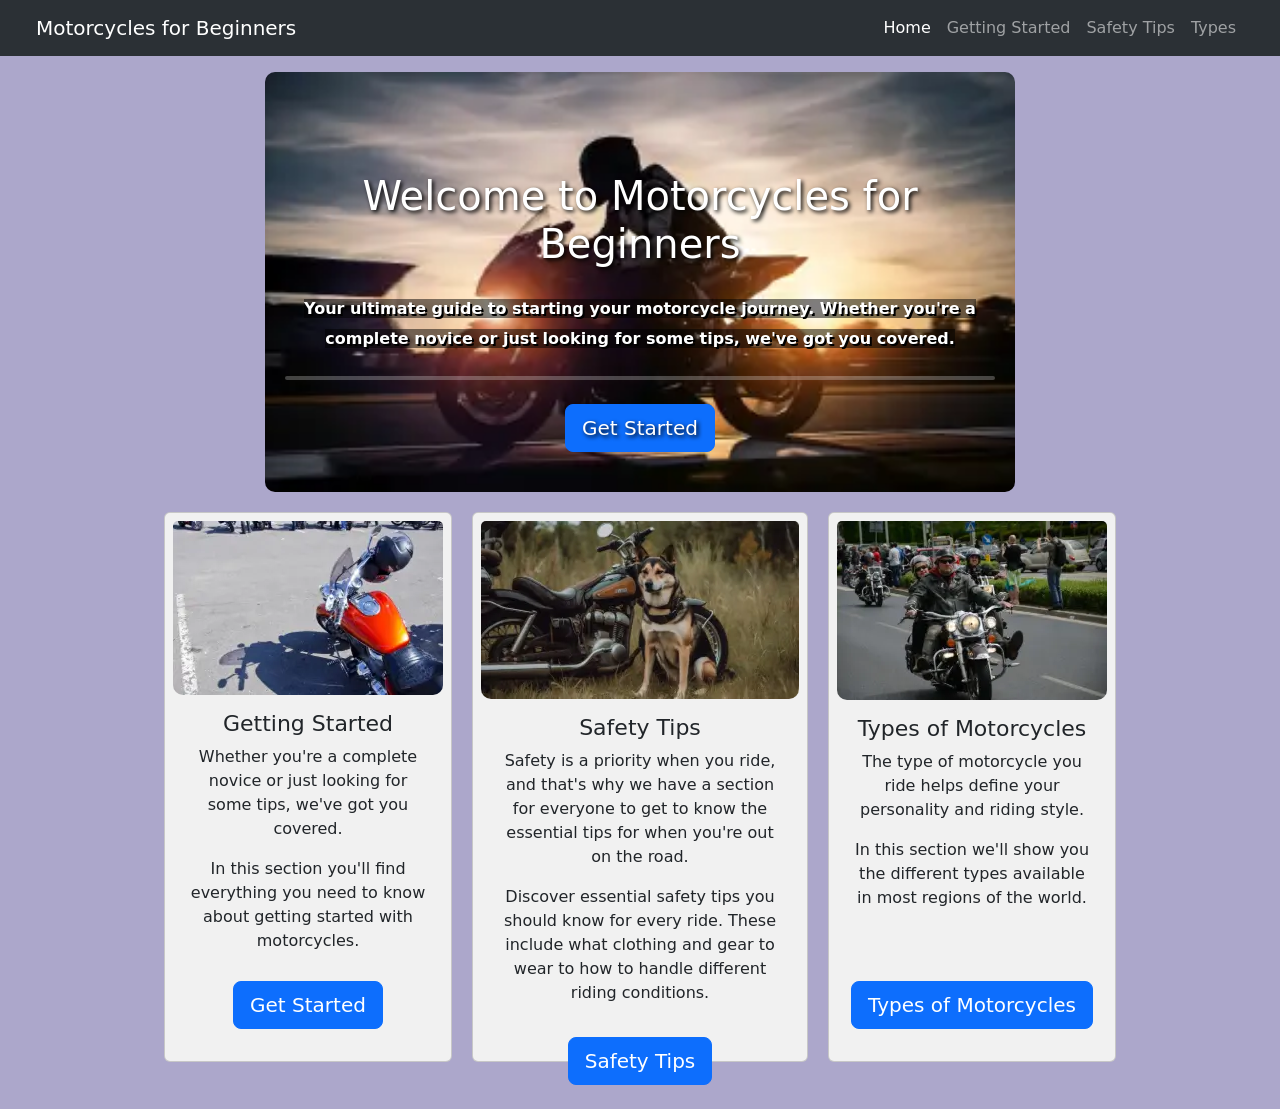
<file: index.html>
<!doctype html>
<html lang="en">
<head>
    <meta charset="utf-8">
    <meta name="viewport" content="width=device-width, initial-scale=1">
    <meta name="description" content="A simple demo of Bootstrap">
    <title>Motorcycles for Beginners | Home</title>
    <!-- Favicons -->
    <link rel="apple-touch-icon" sizes="180x180" href="assets/favicons/apple-touch-icon.png">
    <link rel="icon" type="image/png" sizes="32x32" href="assets/favicons/favicon-32x32.png">
    <link rel="icon" type="image/png" sizes="16x16" href="assets/favicons/favicon-16x16.png">
    <!-- Bootstrap CSS -->
    <link href="https://cdn.jsdelivr.net/npm/bootstrap@5.3.8/dist/css/bootstrap.min.css" 
    rel="stylesheet" 
    integrity="sha384-sRIl4kxILFvY47J16cr9ZwB07vP4J8+LH7qKQnuqkuIAvNWLzeN8tE5YBujZqJLB" crossorigin="anonymous"
    >
    <!-- Custom CSS -->
    <link rel="stylesheet" href="assets/css/style.css">
</head>
<body>
    <nav class="navbar navbar-expand-lg bg-body-tertiary" data-bs-theme="dark">
        <div class="container-fluid">
            <a class="navbar-brand ms-4" href="index.html">Motorcycles for Beginners</a>
            <button class="navbar-toggler" type="button" data-bs-toggle="collapse" data-bs-target="#navbarNav" aria-controls="navbarNav" aria-expanded="false" aria-label="Toggle navigation">
                <span class="navbar-toggler-icon"></span>
            </button>
            <div class="collapse navbar-collapse justify-content-end" id="navbarNav">
                <ul class="navbar-nav me-4">
                    <li class="nav-item">
                        <a class="nav-link active" aria-current="page" href="index.html">Home</a>
                    </li>
                    <li class="nav-item">
                        <a class="nav-link" href="getting-started.html">Getting Started</a>
                    </li>
                    <li class="nav-item">
                        <a class="nav-link" href="safe-tips.html">Safety Tips</a>
                    </li>
                    <li class="nav-item">
                        <a class="nav-link" href="types.html">Types</a>
                    </li>
                </ul>
            </div>
        </div>
    </nav>
    <main>
        <!-- Hero Section -->
        <section class="container mt-3" id="hero">
            <div>
                <h1 class="mb-4 text-center">Welcome to Motorcycles for Beginners</h1>
                <p class="lead text-center"><span class="text-bg">Your ultimate guide to starting your motorcycle journey. Whether you're a complete novice or just looking for some tips, we've got you covered.</span></p>
                <hr class="my-4">
            </div>
            <div class="d-flex justify-content-center">
                <a class="btn btn-primary btn-lg" href="getting-started.html" role="button">Get Started</a>
            </div>
        </section>
        <!-- Section for the different cards -->
        <section id="cards">
            <!-- Getting Started Card with button to link to getting-started.html -->
            <div class="card p-2 text-center" style="width: 18rem;" id="getting-started">
                <img src="assets/images/resized-getting-started-bg.webp" class="card-img-top" alt="Cruiser Motorcycle sat in parking space with helmet hanging on the handlebar">
                <div class="card-body">
                    <h2 class="card-title">Getting Started</h2>
                    <p class="card-text">Whether you're a complete novice or just looking for some tips, we've got you covered.</p>
                    <p class="card-text">In this section you'll find everything you need to know about getting started with motorcycles.</p>
                </div>
                <div>
                    <a class="btn btn-primary btn-lg mb-4" href="getting-started.html" role="button">Get Started</a>
                </div>
            </div>
            <!-- Safety Tips Card with button to link to safe-tips.html -->
            <div class="card p-2 text-center" style="width: 21rem; height: 550px;" id="safe-tips">
                <img src="assets/images/resized-safe-tips.webp" class="card-img-top" alt="a dog sat infront of a cruiser motorcycle in a forest setting">
                <div class="card-body">
                    <h2 class="card-title">Safety Tips</h2>
                    <p>Safety is a priority when you ride, and that's why we have a section for everyone to get to know the essential tips for when you're out on the road.</p>
                    <p>Discover essential safety tips you should know for every ride. These include what clothing and gear to wear to how to handle different riding conditions.</p>
                </div>
                <div>
                    <a class="btn btn-primary btn-lg mb-4" href="safe-tips.html" role="button">Safety Tips</a>
                </div>
            </div>
            <!-- Types of Motorcycles Card with button to link to types.html -->
            <div class="card p-2 text-center" style="width: 18rem;">
                <img src="assets/images/resized-types.webp" class="card-img-top" alt="A group of motorcycle riders riding down an open road">
                <div class="card-body">
                    <h2 class="card-title">Types of Motorcycles</h2>
                    <p>The type of motorcycle you ride helps define your personality and riding style.</p>
                    <p>In this section we'll show you the different types available in most regions of the world.</p>
                </div>
                <div>
                    <a class="btn btn-primary btn-lg mb-4" href="types.html" role="button">Types of Motorcycles</a>
                </div>
            </div>
        </section>

    </main>
    <script 
        src="https://cdn.jsdelivr.net/npm/bootstrap@5.3.8/dist/js/bootstrap.bundle.min.js"
        integrity="sha384-FKyoEForCGlyvwx9Hj09JcYn3nv7wiPVlz7YYwJrWVcXK/BmnVDxM+D2scQbITxI" 
        crossorigin="anonymous">
    </script>
</body>
</html>
</file>
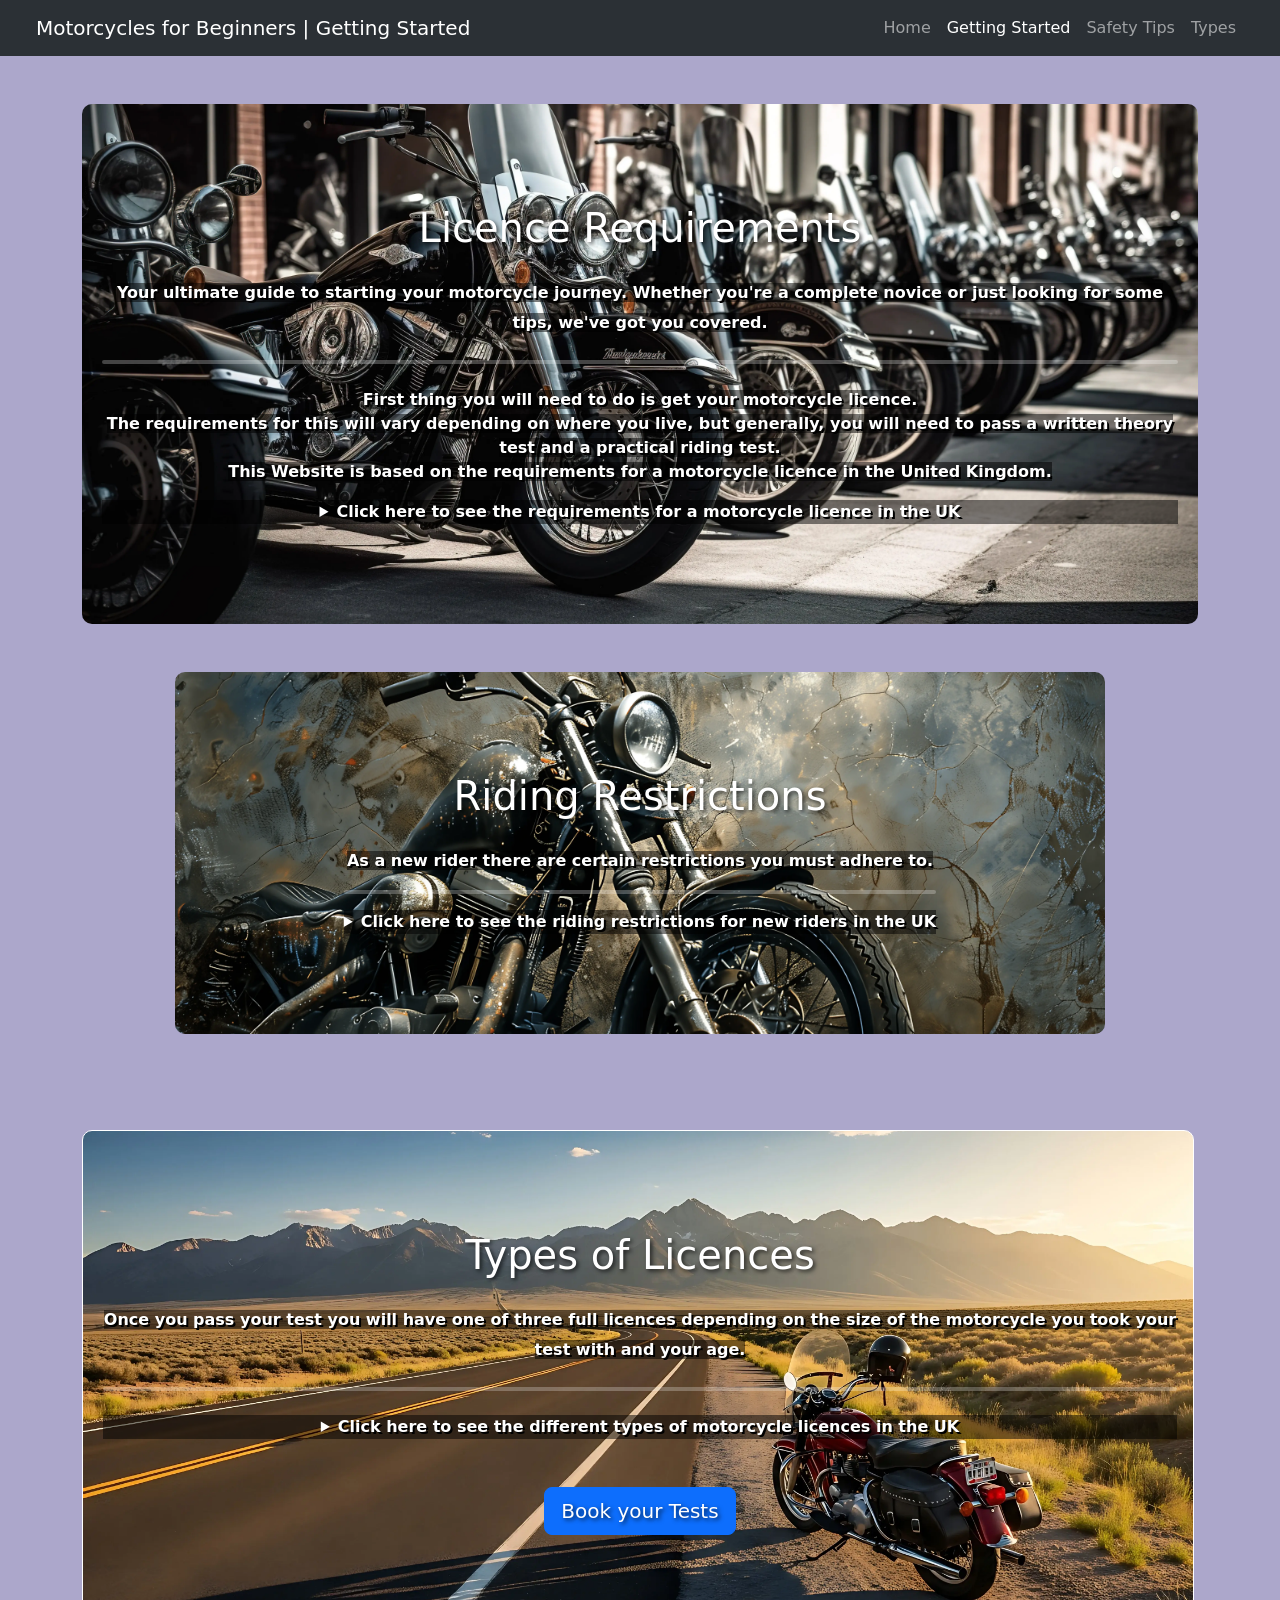
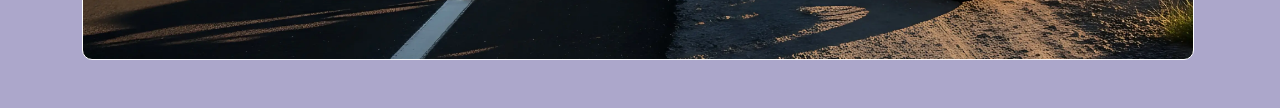
<file: getting-started.html>
<!doctype html>
<html lang="en">
<head>
    <meta charset="utf-8">
    <meta name="viewport" content="width=device-width, initial-scale=1">
    <meta name="description" content="A simple demo of Bootstrap">
    <title>Motorcycles for Beginners | Getting Started</title>
    <!-- Favicons -->
    <link rel="apple-touch-icon" sizes="180x180" href="assets/favicons/apple-touch-icon.png">
    <link rel="icon" type="image/png" sizes="32x32" href="assets/favicons/favicon-32x32.png">
    <link rel="icon" type="image/png" sizes="16x16" href="assets/favicons/favicon-16x16.png">
    <link href="https://cdn.jsdelivr.net/npm/bootstrap@5.3.8/dist/css/bootstrap.min.css" 
    rel="stylesheet" 
    integrity="sha384-sRIl4kxILFvY47J16cr9ZwB07vP4J8+LH7qKQnuqkuIAvNWLzeN8tE5YBujZqJLB" crossorigin="anonymous"
    >
    <link rel="stylesheet" href="assets/css/style.css">
</head>
<body>
    <nav class="navbar navbar-expand-lg bg-body-tertiary" data-bs-theme="dark">
        <div class="container-fluid">
            <a class="navbar-brand ms-4" href="index.html">Motorcycles for Beginners | Getting Started</a>
            <button class="navbar-toggler" type="button" data-bs-toggle="collapse" data-bs-target="#navbarNav" aria-controls="navbarNav" aria-expanded="false" aria-label="Toggle navigation">
                <span class="navbar-toggler-icon"></span>
            </button>
            <div class="collapse navbar-collapse justify-content-end" id="navbarNav">
                <ul class="navbar-nav me-4">
                    <li class="nav-item">
                        <a class="nav-link" href="index.html">Home</a>
                    </li>
                    <li class="nav-item">
                        <a class="nav-link active" aria-current="page" href="getting-started.html">Getting Started</a>
                    </li>
                    <li class="nav-item">
                        <a class="nav-link" href="safe-tips.html">Safety Tips</a>
                    </li>
                    <li class="nav-item">
                        <a class="nav-link" href="types.html">Types</a>
                    </li>
                </ul>
            </div>
        </div>
    </nav>
    <main>
        <section class="container mt-5 d-flex justify-content-center border border-0">
            <div id="licence-requirements">
                <div class="text-center">
                    <h1 class="mb-4 text-center">Licence Requirements</h1>
                    <p class="lead text-center"><span class="text-bg">Your ultimate guide to starting your motorcycle journey. Whether you're a complete novice or just looking for some tips, we've got you covered.</span></p>
                    <hr class="my-4">
                    <p class="text-center mt-4">
                        <span class="text-bg">
                            First thing you will need to do is get your motorcycle licence.<br> 
                            The requirements for this will vary depending on where you live, 
                            but generally, you will need to pass a written theory test and a practical riding test.<br> 
                            This Website is based on the requirements for a motorcycle licence in the United Kingdom.
                        </span>
                    </p>
                    <details>
                        <summary class="text-bg">Click here to see the requirements for a motorcycle licence in the UK</summary>
                        <ol class="text-bg">
                            <li class="mb-3">You will need to be at least 16 years old and hold a provisional driving licence to start the process.</li>
                            <li>Next, you will need to complete a Compulsory Basic Training (CBT) course, 
                                which is a one-day training program that covers the basics of motorcycle riding and safety. Once you have your
                                CBT certificate you will be able to ride a motorcycle with L-plates on the road for 2 years.
                            </li>
                        </ol>
                    </details>
                </div>
            </div>
        </section>
        <section class="container mt-5 d-flex border border-0" id="riding-restrictions">
            <div>
                <h1 class="mb-4 text-center">Riding Restrictions</h1>
                <p class="lead text-center"><span class="text-bg">
                     As a new rider there are certain restrictions you must adhere to.</span>
                </p>
                <hr>
                <details>
                    <summary class="text-bg">Click here to see the riding restrictions for new riders in the UK</summary>
                    <ul class="text-bg mt-5">
                        <li class="mb-3">
                            All riders without a full motorcycle licence must ride with 'L' Plates on front and rear at all times.
                        </li>
                        <li class="mb-3">
                            You can not carry passengers or ride on motorways until you have passed your full test.
                        </li>
                        <li class="mb-3">
                            If you are 16 years old you are restricted to a Motorcycle or moped with a maximum Engine Size of 50cc.
                            If you are 17 years old you can ride a motorcycle with a maximum engine size of 125cc and a power output of 11kW.
                        </li>
                    </ul>
                </details>
            </div>
        </section>
        <section class="container mt-5 d-flex border border-0">
            <div class="container mb-5 mt-5 pe-3 me-1" id="types-of-licences" style="border: 1px solid;">
                <div>
                    <h1 class="mb-4 text-center">Types of Licences</h1>
                    <p class="lead text-center">
                        <span class="text-bg">
                            Once you pass your test you will have one of three full licences depending on the size of the motorcycle 
                            you took your test with and your age.
                        </span>
                    </p>
                    <hr class="my-4">
                    <details class="text-center">
                        <summary class="text-bg">Click here to see the different types of motorcycle licences in the UK</summary>
                        <ul class="text-bg mt-3">
                            <li class="mb-2">
                                If you took your test on a motorcycle with an engine size of 125cc or less (up to 11KW of power), 
                                you will receive an A1 licence, which allows you to ride motorcycles up to 125cc. The minimum age for this licence is 17 years old.
                            </li>
                            <li class="mb-2">
                                If you took your test on a motorcycle with a motorcycle of minimum engine size  245cc and between 11KW and 35kW of power, 
                                you will receive an A2 licence, which allows you to ride motorcycles between 20kW and 35kW. The minimum age for this licence is 19 years old.
                            </li>
                            <li class="mb-2">
                                If you took your test on a motorcycle with an engine size of at least 595cc and at least 50kW of power, 
                                you will receive an A licence, 
                                which allows you to ride any motorcycle. The minimum age for this licence is 24 years old, or 
                                21 years old if you have held an A2 licence for at least 2 years.
                            </li>
                        </ul>
                    </details>
                </div>
                <div class="d-flex mt-5 justify-content-center">
                <a class="btn btn-primary btn-lg mb-4" href="https://www.gov.uk/motorcycle-test" role="button" target="_blank">Book your Tests</a>
            </div>
            </div>
        </section>
    </main>
    <script 
        src="https://cdn.jsdelivr.net/npm/bootstrap@5.3.8/dist/js/bootstrap.bundle.min.js"
        integrity="sha384-FKyoEForCGlyvwx9Hj09JcYn3nv7wiPVlz7YYwJrWVcXK/BmnVDxM+D2scQbITxI" 
        crossorigin="anonymous">
    </script>
</body>
</html>
</file>
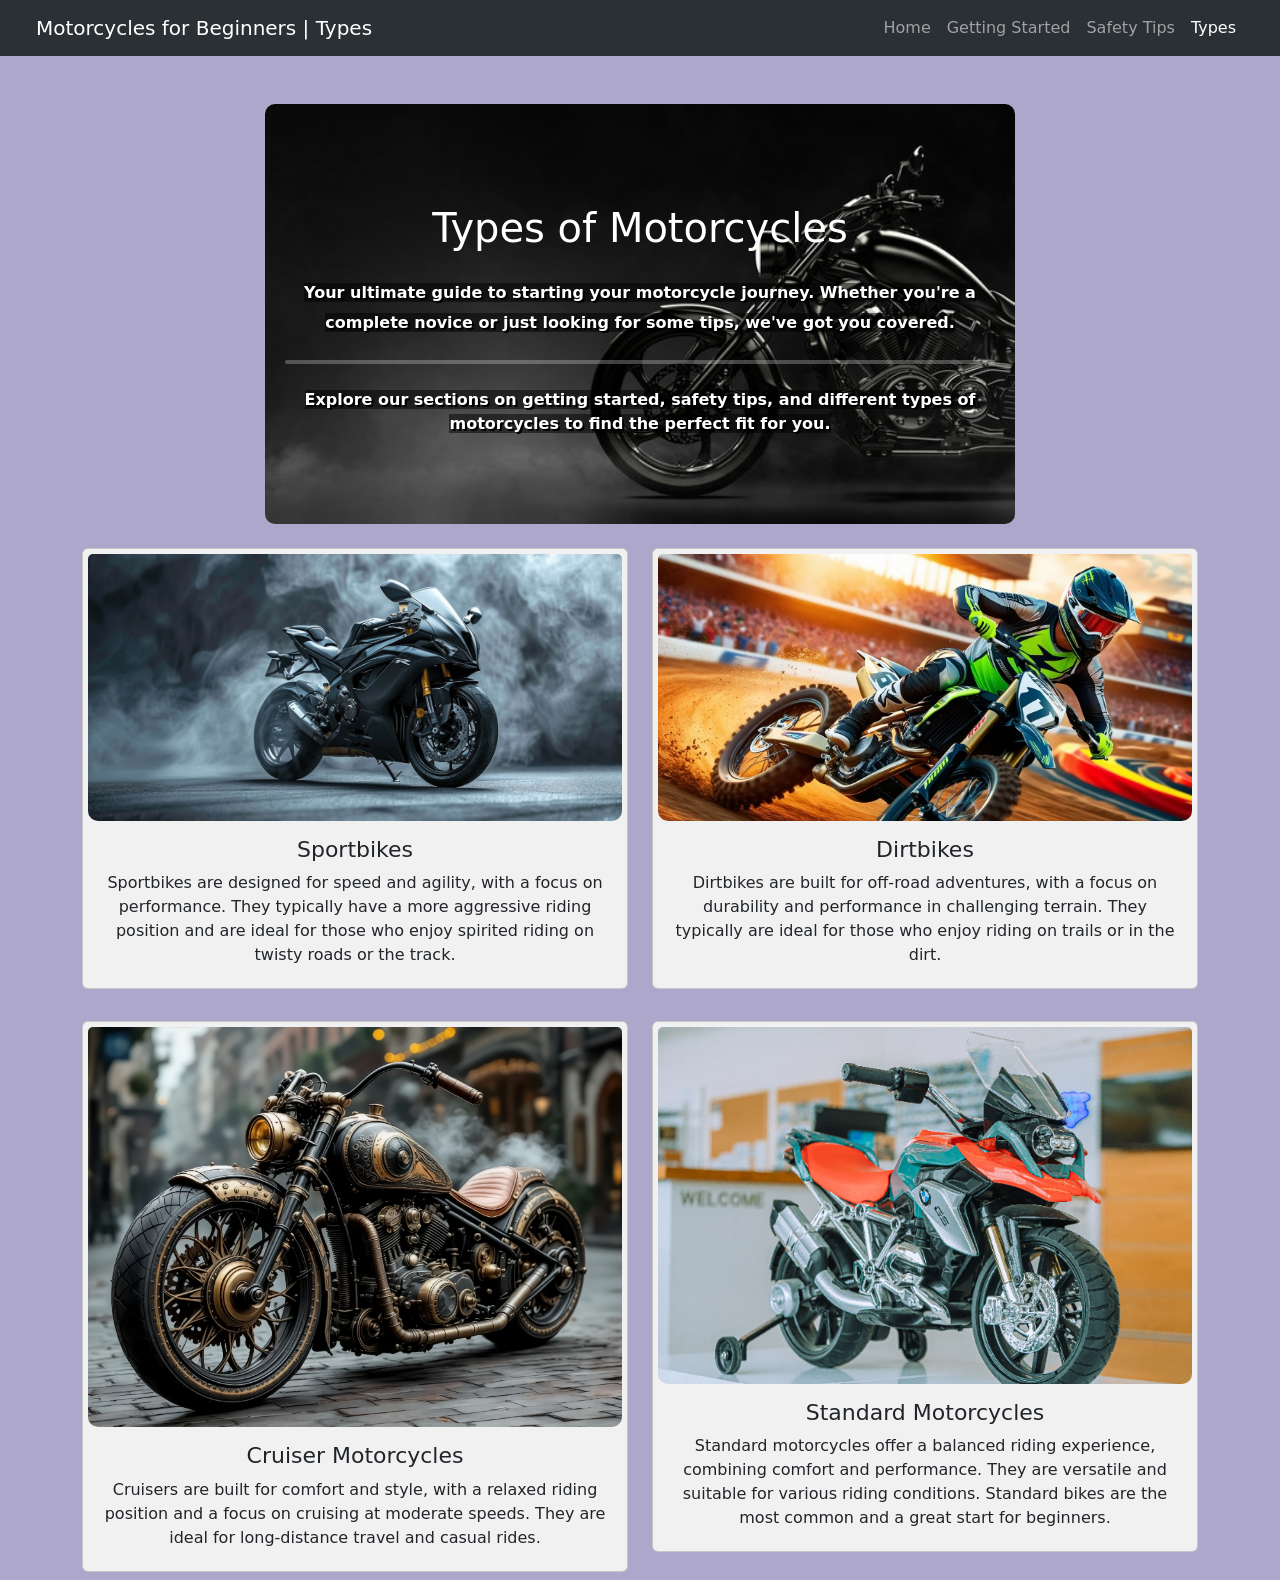
<file: types.html>
<!doctype html>
<html lang="en">
<head>
    <meta charset="utf-8">
    <meta name="viewport" content="width=device-width, initial-scale=1">
    <meta name="description" content="A simple demo of Bootstrap">
    <title>Motorcycles for Beginners | Types</title>
    <!-- Favicons -->
    <link rel="apple-touch-icon" sizes="180x180" href="assets/favicons/apple-touch-icon.png">
    <link rel="icon" type="image/png" sizes="32x32" href="assets/favicons/favicon-32x32.png">
    <link rel="icon" type="image/png" sizes="16x16" href="assets/favicons/favicon-16x16.png">
    <link href="https://cdn.jsdelivr.net/npm/bootstrap@5.3.8/dist/css/bootstrap.min.css" 
    rel="stylesheet" 
    integrity="sha384-sRIl4kxILFvY47J16cr9ZwB07vP4J8+LH7qKQnuqkuIAvNWLzeN8tE5YBujZqJLB" crossorigin="anonymous"
    >
    <link rel="stylesheet" href="assets/css/style.css">
</head>
<body>
    <nav class="navbar navbar-expand-lg bg-body-tertiary" data-bs-theme="dark">
        <div class="container-fluid">
            <a class="navbar-brand ms-4" href="index.html">Motorcycles for Beginners | Types</a>
            <button class="navbar-toggler" type="button" data-bs-toggle="collapse" data-bs-target="#navbarNav" aria-controls="navbarNav" aria-expanded="false" aria-label="Toggle navigation">
                <span class="navbar-toggler-icon"></span>
            </button>
            <div class="collapse navbar-collapse justify-content-end" id="navbarNav">
                <ul class="navbar-nav me-4">
                    <li class="nav-item">
                        <a class="nav-link" href="index.html">Home</a>
                    </li>
                    <li class="nav-item">
                        <a class="nav-link" href="getting-started.html">Getting Started</a>
                    </li>
                    <li class="nav-item">
                        <a class="nav-link" href="safe-tips.html">Safety Tips</a>
                    </li>
                    <li class="nav-item">
                        <a class="nav-link active" aria-current="page" href="types.html">Types</a>
                    </li>
                </ul>
            </div>
        </div>
    </nav>
    <main>
        <!-- Types of Motorcycles Section   -->
        <section class="container mt-5" id="types">
            <div>
                <h1 class="mb-4 text-center">Types of Motorcycles</h1>
                <p class="lead text-center"><span class="text-bg">Your ultimate guide to starting your motorcycle journey. Whether you're a complete novice or just looking for some tips, we've got you covered.</span></p>
                <hr class="my-4">
                <p class="text-center"><span class="text-bg">Explore our sections on getting started, safety tips, and different types of motorcycles to find the perfect fit for you.</span></p>
            </div>
        </section>
        <!-- Section for the different cards -->
        <section class="container mt-4" id="types-cards-section">
            <div class="row g-4">
                <!-- Sportbikes Card -->
                <div class="col-xs-12 col-md-12 col-lg-6 mb-4 mb-sm-2" id="sportbikes">
                    <div class="card">
                        <img src="assets/images/sportbike-resized.webp" class="card-img-top h-409" alt="Sportbike">
                        <div class="card-body text-center">
                            <h2 class="card-title">Sportbikes</h2>
                            <p class="card-text">Sportbikes are designed for speed and agility, with a focus on performance. They typically have a more aggressive riding position and are ideal for those who enjoy spirited riding on twisty roads or the track.</p>
                        </div>
                    </div>
                </div>
                <!-- Dirtbikes Card -->
                <div class="col-xs-12 col-md-12 col-lg-6 mb-4 mb-sm-2" id="dirtbikes">
                    <div class="card">
                        <img src="assets/images/dirtbike-resized.webp" class="card-img-top" alt="Dirtbike">
                        <div class="card-body text-center">
                            <h2 class="card-title">Dirtbikes</h2>
                            <p class="card-text">Dirtbikes are built for off-road adventures, with a focus on durability and performance in challenging terrain. They typically are ideal for those who enjoy riding on trails or in the dirt.</p>
                        </div>
                    </div>
                </div>
                <!-- Cruiser Card -->
                <div class="col-xs-12 col-md-12 col-lg-6 mb-4 mb-sm-2" id="cruisers">
                    <div class="card">
                        <img src="assets/images/cruiser-image-resized.webp" class="card-img-top" alt="Cruiser Motorcycle">
                        <div class="card-body text-center">
                            <h2 class="card-title">Cruiser Motorcycles</h2>
                            <p class="card-text">Cruisers are built for comfort and style, with a relaxed riding position and a focus on cruising at moderate speeds. They are ideal for long-distance travel and casual rides.</p>
                        </div>
                    </div>
                </div>
                <!-- Standard Card -->
                <div class="col-xs-12 col-md-12 col-lg-6 mb-4 mb-sm-2" id="standard">
                    <div class="card">
                        <img src="assets/images/standard-motorcycle_resized.webp" class="card-img-top" alt="Standard Motorcycle">
                        <div class="card-body text-center">
                            <h2 class="card-title">Standard Motorcycles</h2>
                            <p class="card-text">Standard motorcycles offer a balanced riding experience, combining comfort and performance. 
                                They are versatile and suitable for various riding conditions. Standard bikes are the most common and a great start for beginners.</p>
                        </div>
                    </div>
                </div>
            </div>
            
        </section>
    </main>
    <script 
        src="https://cdn.jsdelivr.net/npm/bootstrap@5.3.8/dist/js/bootstrap.bundle.min.js"
        integrity="sha384-FKyoEForCGlyvwx9Hj09JcYn3nv7wiPVlz7YYwJrWVcXK/BmnVDxM+D2scQbITxI" 
        crossorigin="anonymous">
    </script>
</body>
</html>
</file>
<file: assets/css/style.css>
/* Global Styles */

hr {
  border: none;
  border-radius: 2px;
  height: 4px;
  background-color: white;
}
body {
  background-color: #aca7cb;
  background-size: cover;
  background-position: center;
}
img { 
  max-width: 100%; 
  height: auto; 
  border-radius: 10px; 
}
div h2 {
  font-size: 22px;
}
.background-shade {
  align-items: center;
  justify-content: center;
  color: white;
  text-shadow: 2px 2px 4px rgba(0, 0, 0, 0.7);
  border-radius: 10px;
}
.card {
  margin: 0;
  padding: 5px 5px;
  background-color: #f1f1f1;
}
.card-img-top {
  max-height:400px;
  object-fit: cover;
}
.text-bg {
  background-color: rgba(0, 0, 0, 0.5);
  text-shadow: 2px 2px #000000;
  font-weight: bold;
  color: #ffffff;
  font-size: 1rem;
}
#hero {
  background-image: url("../images/resized-hero.webp");
  background-size: cover;
  background-position: center;
  align-items: center;
  justify-content: center;
  color: white;
  text-shadow: 2px 2px 4px rgba(0, 0, 0, 1);
  padding: 100px 20px;
  margin: 20px auto;
  border-radius: 10px;
  max-width: 750px;
  max-height: 420px;
}
#cards{
  display: flex;
  flex-wrap: wrap;
  margin-top: 20px;
  gap: 20px;
  justify-content: center;
}
#essential-tips {
  background-image: url("../images/essential-tips-resized.webp");
  background-size: cover;
  background-position: center;
  align-items: center;
  justify-content: center;
  color: white;
  text-shadow: 2px 2px 4px rgba(0, 0, 0, 0.7);
  padding: 100px 20px;
  border-radius: 10px;
}
#types-of-licences {
  background-image: url("../images/types-of-licenses-resized.webp");
  background-size: cover;
  background-position: center;
  align-items: center;
  justify-content: center;
  color: white;
  text-shadow: 2px 2px 4px rgba(0, 0, 0, 0.7);
  padding: 100px 20px;
  border-radius: 10px;
}
#types {
  background-image: url("../images/types-bg.jpg");
  background-size: cover;
  background-position: 100%;
  align-items: center;
  justify-content: center;
  color: white;
  padding: 100px 20px;
  border-radius: 10px;
  max-width: 750px;
  max-height: 420px;
}
#licence-requirements {
  background-image: url("../images/license-requirements-resized.webp");
  background-size: cover;
  background-position: center;
  align-items: center;
  justify-content: center;
  color: white;
  text-shadow: 2px 2px 4px rgba(0, 0, 0, 0.7);
  padding: 100px 20px;
  border-radius: 10px;
}
#riding-restrictions {
  background-image: url("../images/restrictions-bg-resized.webp");
  background-size: cover;
  background-position: center;
  align-items: center;
  justify-content: center;
  color: white;
  text-shadow: 2px 2px 4px rgba(0, 0, 0, 0.7);
  padding: 100px 20px;
  border-radius: 10px;
  max-width: 930px;
}
#road-awareness {
  background-image: url("../images/road-awareness-bg-resized.webp");
  background-size: cover;
  background-position: center;
  align-items: center;
  justify-content: center;
  color: white;
  text-shadow: 2px 2px 4px rgba(0, 0, 0, 0.7);
  padding: 100px 20px;
  border-radius: 10px;
}
#maintenance {
  background-image: url("../images/maintenance-bg-resized.webp");
  background-size: cover;
  background-position: center;
  align-items: center;
  justify-content: center;
  color: white;
  text-shadow: 2px 2px 4px rgba(0, 0, 0, 0.7);
  padding: 100px 20px;
  border-radius: 10px;
}

/* Responsive Styles */
#types:hover {
  p {
    font-size: 1.8rem;
  }
}
#sportbikes:hover {
  img {
    height: 200px;
  }
  p {
    font-size: 1.35rem;
  }
}

#dirtbikes:hover {
  img {
    height: 200px;
  }
  p {
    font-size: 1.35rem;
  }
}

#cruisers:hover {
  img {
    height: 200px;
  }
  p {
    font-size: 1.35rem;
  }
}

#standard:hover {
  img {
    height: 200px;
  }
  p {
    font-size: 1.35rem;
  }
}

a:hover {
  font-size: 1.35rem;
}

/* Media Queries */
@media screen and (max-width: 576px) {
  #hero,
  #getting-started,
  #safe-tips,
  #essential-tips,
  #types-of-licences,
  #types,
  #licence-requirements,
  #riding-restrictions,
  #road-awareness,
  #maintenance {
    padding: 60px 0;
  }

  #hero {
    max-height: 480px;
  }
  #essential-tips, #road-awareness, #maintenance {
    max-height: 490px;
    max-width: 90vw;
    margin-bottom: 30px;
  }
  details {
    font-size: 0.95rem;
    max-height:100px;
    overflow: auto;
    scroll-behavior: auto;
  }

  summary {
    position: sticky;
    top: 0;
  }

  .navbar-brand {
    margin-left: 0 !important;
    font-size: 1rem;
  }

  .text-bg {
    font-size: 0.95rem;
  }
}
</file>
